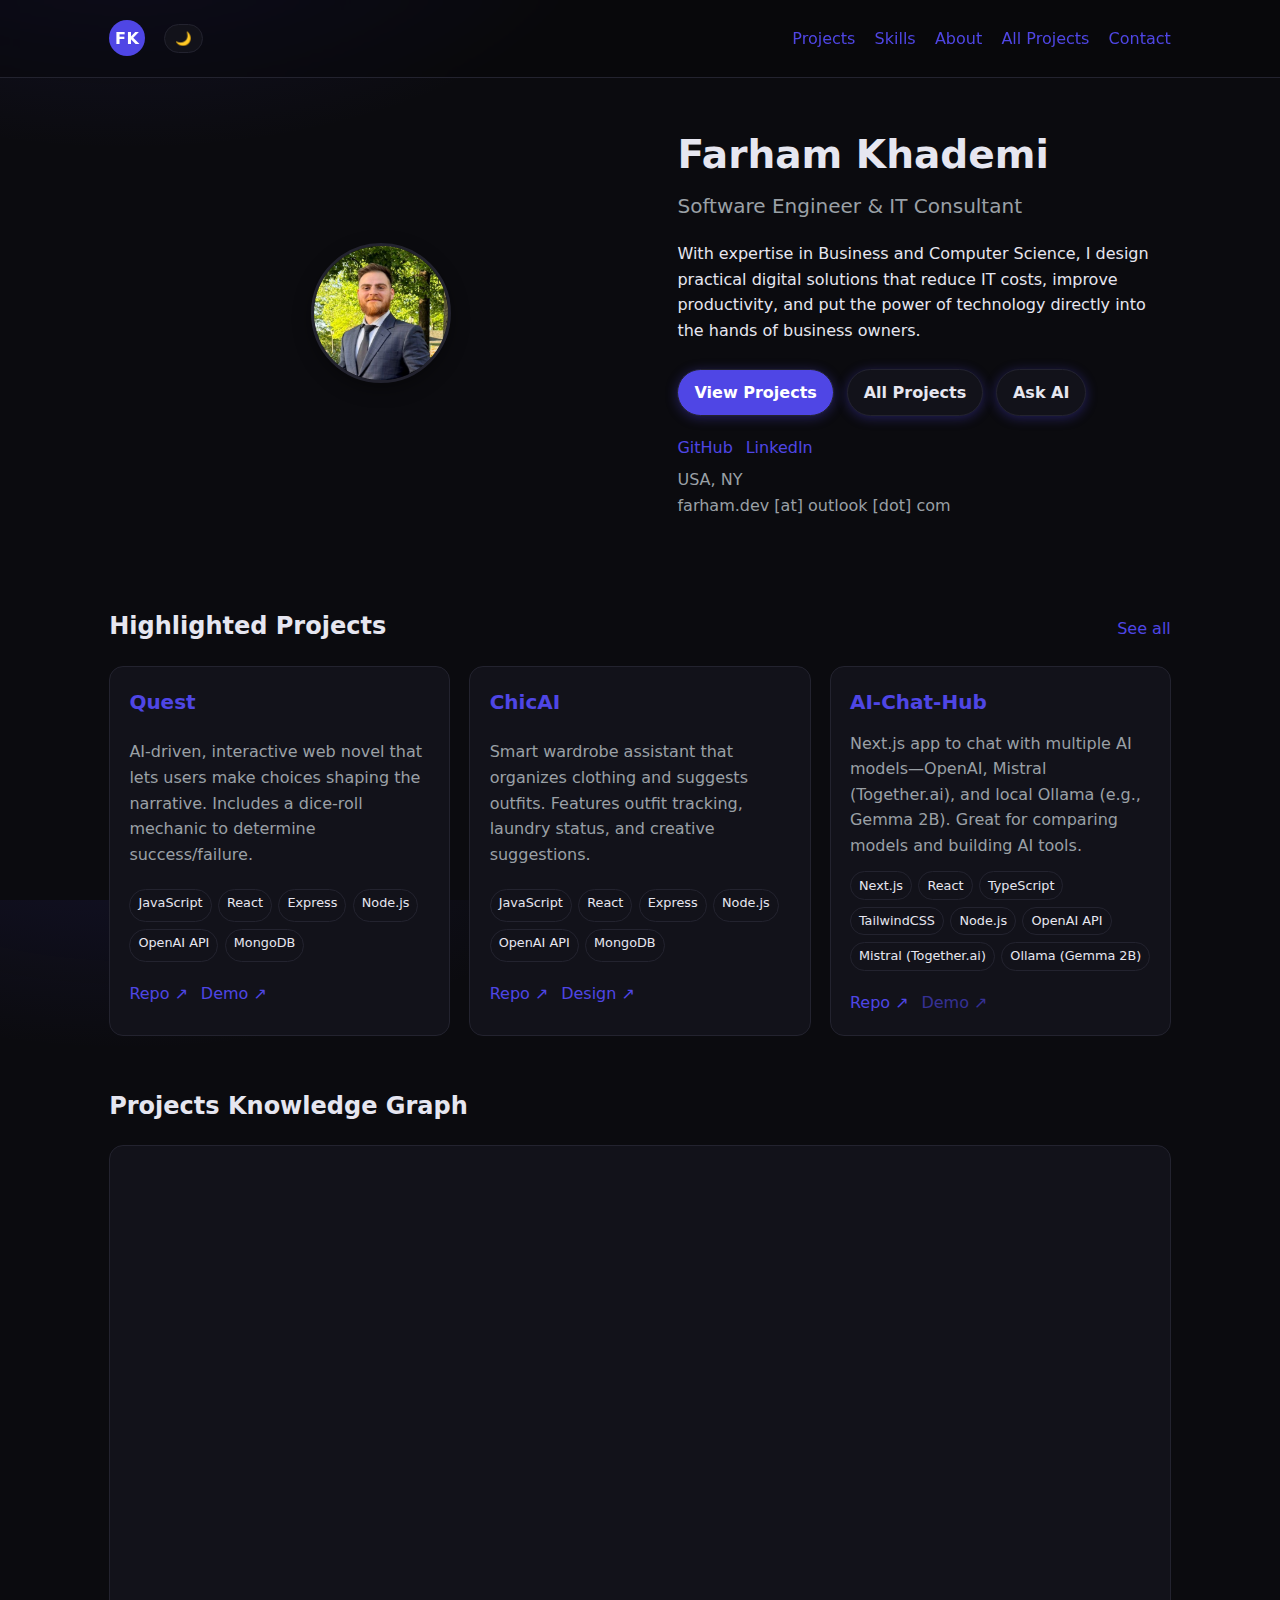
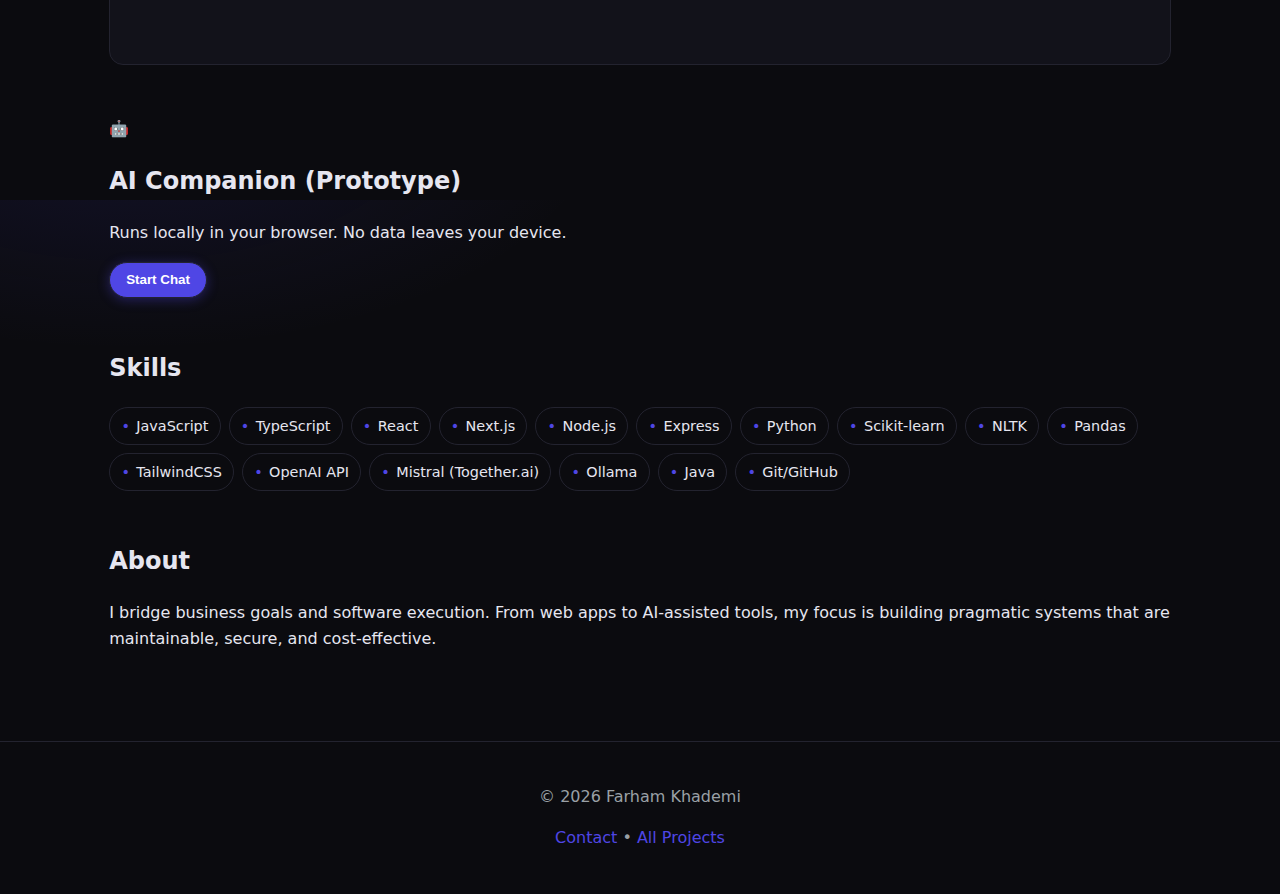
<file: index.html>
<!doctype html>
<html lang="en" dir="ltr">
<head>
  <meta charset="utf-8" />
  <meta name="viewport" content="width=device-width,initial-scale=1" />

  <title>Farham Khademi — Software Engineer & IT Consultant</title>
  <meta name="description" content="I design practical digital solutions that reduce IT costs, improve productivity, and put the power of technology directly into the hands of business owners." />

  <!-- Canonical -->
  <link rel="canonical" href="https://farhamkh.github.io/" />

  <!-- Favicon -->
  <link rel="icon" href="assets/favicon.svg" type="image/svg+xml">
  <link rel="icon" href="assets/favicon-32.png" sizes="32x32" type="image/png">

  <!-- Open Graph -->
  <meta property="og:type" content="website">
  <meta property="og:title" content="Farham Khademi — Software Engineer & IT Consultant">
  <meta property="og:description" content="I design practical digital solutions that reduce IT costs and improve productivity.">
  <meta property="og:url" content="https://farhamkh.github.io/">
  <meta property="og:image" content="https://farhamkh.github.io/assets/images/hero.png">

  <!-- Twitter -->
  <meta name="twitter:card" content="summary_large_image">
  <meta name="twitter:title" content="Farham Khademi — Software Engineer & IT Consultant">
  <meta name="twitter:description" content="I design practical digital solutions that reduce IT costs and improve productivity.">
  <meta name="twitter:image" content="https://farhamkh.github.io/assets/images/hero.png">

  <!-- JSON-LD (Person) -->
  <script type="application/ld+json">
  {
    "@context": "https://schema.org",
    "@type": "Person",
    "name": "Farham Khademi",
    "jobTitle": "Software Engineer & IT Consultant",
    "url": "https://farhamkh.github.io",
    "sameAs": [
      "https://github.com/Farhamkh",
      "https://www.linkedin.com/in/farham-khademi-3895a61a4/"
    ],
    "knowsAbout": [
      "JavaScript","TypeScript","React","Next.js","Node.js","Express","Python",
      "Scikit-learn","NLTK","Pandas","TailwindCSS","OpenAI API","Mistral","Ollama","Java","Git"
    ],
    "homeLocation": { "@type": "Place", "address": { "addressRegion": "NY", "addressCountry": "USA" } }
  }
  </script>

  <!-- Accessibility helpers -->
  <meta name="theme-color" content="#0b0b0f" />

  <!-- Styles -->
  <link rel="preload" href="assets/styles.css" as="style">
  <link rel="stylesheet" href="assets/styles.css">

  <!-- Optional analytics (Plausible) -->
  <!-- <script defer data-domain="farhamkh.github.io" src="https://plausible.io/js/script.js"></script> -->
</head>

<body>
  <a class="skip-link" href="#main">Skip to content</a>

  <header class="site-header" role="banner">
    <nav class="nav" aria-label="Primary">
      <a class="brand" href="/" aria-label="Homepage">FK</a>
      <button id="theme-toggle" class="theme-toggle" aria-label="Toggle dark mode" aria-pressed="false" title="Toggle dark mode">🌙</button>
      <ul class="nav-links" role="list">
        <li><a href="#projects">Projects</a></li>
        <li><a href="#skills">Skills</a></li>
        <li><a href="#about">About</a></li>
        <li class="hide-sm"><a href="projects.html">All Projects</a></li>
        <li><a id="contact-link" href="#" rel="nofollow">Contact</a></li>
      </ul>
    </nav>
  </header>

  <main id="main">
    <section class="hero" aria-labelledby="hero-title">
      <div class="hero-canvas" aria-hidden="true"></div>
      <div class="hero-media">
        <img src="assets/images/headshot.jpg" alt="Portrait of Farham Khademi" class="headshot">
      </div>
      <div class="hero-text">
        <h1 id="hero-title">Farham Khademi</h1>
        <p class="subtitle">Software Engineer & IT Consultant</p>
        <p class="bio">
          With expertise in Business and Computer Science, I design practical digital solutions that reduce IT costs,
          improve productivity, and put the power of technology directly into the hands of business owners.
        </p>
        <div class="cta-row">
          <a class="btn" href="#projects">View Projects</a>
          <a class="btn btn--ghost" href="projects.html">All Projects</a>
          <a class="btn btn--ghost" href="#ai-companion">Ask AI</a>
        </div>

        <ul class="social" role="list" aria-label="Social links">
          <li><a href="https://github.com/Farhamkh" target="_blank" rel="noopener">GitHub</a></li>
          <li><a href="https://www.linkedin.com/in/farham-khademi-3895a61a4/" target="_blank" rel="noopener">LinkedIn</a></li>
        </ul>
        <p class="meta">USA, NY</p>
        <p id="email-display" class="meta">farham.dev [at] outlook [dot] com</p>
      </div>
    </section>

    <section id="projects" class="section" aria-labelledby="projects-title">
      <div class="section-head">
        <h2 id="projects-title">Highlighted Projects</h2>
        <a class="more-link" href="projects.html" aria-label="See all projects">See all</a>
      </div>
      <div id="projects-grid" class="projects-grid" role="list"></div>
    </section>

    <section id="projects-graph" class="section" aria-labelledby="projects-graph-title">
      <h2 id="projects-graph-title">Projects Knowledge Graph</h2>
      <svg id="graph-svg" viewBox="0 0 1000 700" role="img" aria-label="Project relationships"></svg>
      <aside id="project-panel" aria-live="polite" aria-labelledby="panel-title"></aside>
      <noscript>
        <ul class="projects-fallback">
          <li><strong>Quest</strong> — AI-assisted narrative. Tech: JS, Node, OpenAI.</li>
          <li><strong>ChicAI</strong> — Wardrobe recommendations. Tech: React, OpenAI, Tailwind.</li>
          <li><strong>AI-Chat-Hub</strong> — Switchable LLMs. Tech: Node, Ollama, Mistral, OpenAI.</li>
        </ul>
      </noscript>
    </section>

    <section id="ai-companion" class="section" aria-labelledby="ai-title">
      <div class="ai-card" role="region" aria-describedby="ai-desc">
        <header class="ai-header">
          <div class="ai-avatar" aria-hidden="true">🤖</div>
          <h2 id="ai-title">AI Companion (Prototype)</h2>
        </header>

        <!-- Intro / loader -->
        <div class="ai-intro" id="ai-intro">
          <p id="ai-desc" class="ai-note">Runs locally in your browser. No data leaves your device.</p>
          <button id="ai-start" class="btn" type="button">Start Chat</button>

          <div class="ai-progress" id="ai-progress" hidden aria-live="polite">
            <div class="bar"><span id="ai-bar" style="width:0%"></span></div>
            <p class="status" id="ai-status">Idle…</p>
          </div>
        </div>

        <!-- Chat UI (hidden until model ready) -->
        <div class="ai-chat" id="ai-chat" hidden>
          <div class="ai-log" id="ai-log" aria-live="polite" aria-busy="false"></div>

          <div class="ai-chips" id="ai-chips" role="list">
            <button class="chip" data-prompt="Tell me about ChicAI">Tell me about ChicAI</button>
            <button class="chip" data-prompt="What skills does Farham use?">What skills does Farham use?</button>
            <button class="chip" data-prompt="Which projects use OpenAI?">Which projects use OpenAI?</button>
          </div>

          <form class="ai-composer" id="ai-form" autocomplete="off">
            <label class="visually-hidden" for="ai-input">Message</label>
            <textarea id="ai-input" rows="2" placeholder="Ask about projects, skills, anything…" required></textarea>
            <button id="ai-stop" class="btn btn--ghost" type="button" hidden>Stop</button>
            <button id="ai-send" class="btn" type="submit">Send</button>
            <button id="ai-clear" class="linklike" type="button" title="Clear local chat history">Clear chat</button>
          </form>
        </div>

        <!-- Unsupported (WebGPU missing / load failure) -->
        <div class="ai-unsupported" id="ai-unsupported" hidden role="note">
          <p><strong>Device not supported.</strong> This requires a browser with WebGPU (e.g., recent Chrome/Edge).</p>
          <p>Quick FAQ:</p>
          <ul class="projects-fallback">
            <li><strong>Is my data sent anywhere?</strong> No—chat runs locally.</li>
            <li><strong>Why can’t it run here?</strong> Your browser/OS may not support WebGPU.</li>
            <li><strong>Alternative?</strong> Use the Projects section or contact me directly.</li>
          </ul>
        </div>

        <noscript>
          <div class="ai-noscript">
            <p><strong>AI Companion requires JavaScript.</strong></p>
            <ul class="projects-fallback">
              <li>About: I build pragmatic, cost-effective software & AI integrations.</li>
              <li>Projects: Quest, ChicAI, AI-Chat-Hub, and more on the Projects page.</li>
              <li>Skills: JavaScript/TypeScript, React/Next.js, Node, Python, OpenAI, Mistral, Ollama.</li>
            </ul>
          </div>
        </noscript>
      </div>
    </section>

    <section id="skills" class="section" aria-labelledby="skills-title">
      <h2 id="skills-title">Skills</h2>
      <div id="skills-wrap" class="chips" role="list"></div>
    </section>

    <section id="about" class="section" aria-labelledby="about-title">
      <h2 id="about-title">About</h2>
      <p>
        I bridge business goals and software execution. From web apps to AI-assisted tools,
        my focus is building pragmatic systems that are maintainable, secure, and cost-effective.
      </p>
    </section>
  </main>

  <footer class="site-footer" role="contentinfo">
    <p>© <span id="year"></span> Farham Khademi</p>
    <p><a href="#" id="footer-contact">Contact</a> • <a href="projects.html">All Projects</a></p>
  </footer>

  <div id="announce" class="visually-hidden" aria-live="polite"></div>

  <!-- Site script (cards, theme toggle, etc.) -->
  <script type="module" src="assets/main.js"></script>

  <!-- Single initializer block -->
  <script type="module">
    import { initHero } from './assets/hero.js';
    import { initGraph } from './assets/graph.js';
    import { initAICompanion } from './assets/ai.js';

    window.addEventListener('DOMContentLoaded', () => {
      initHero('.hero-canvas');
      if (document.getElementById('graph-svg')) {
        initGraph();
      }
      initAICompanion('#ai-companion');
    });
  </script>
</body>
</html>
</file>
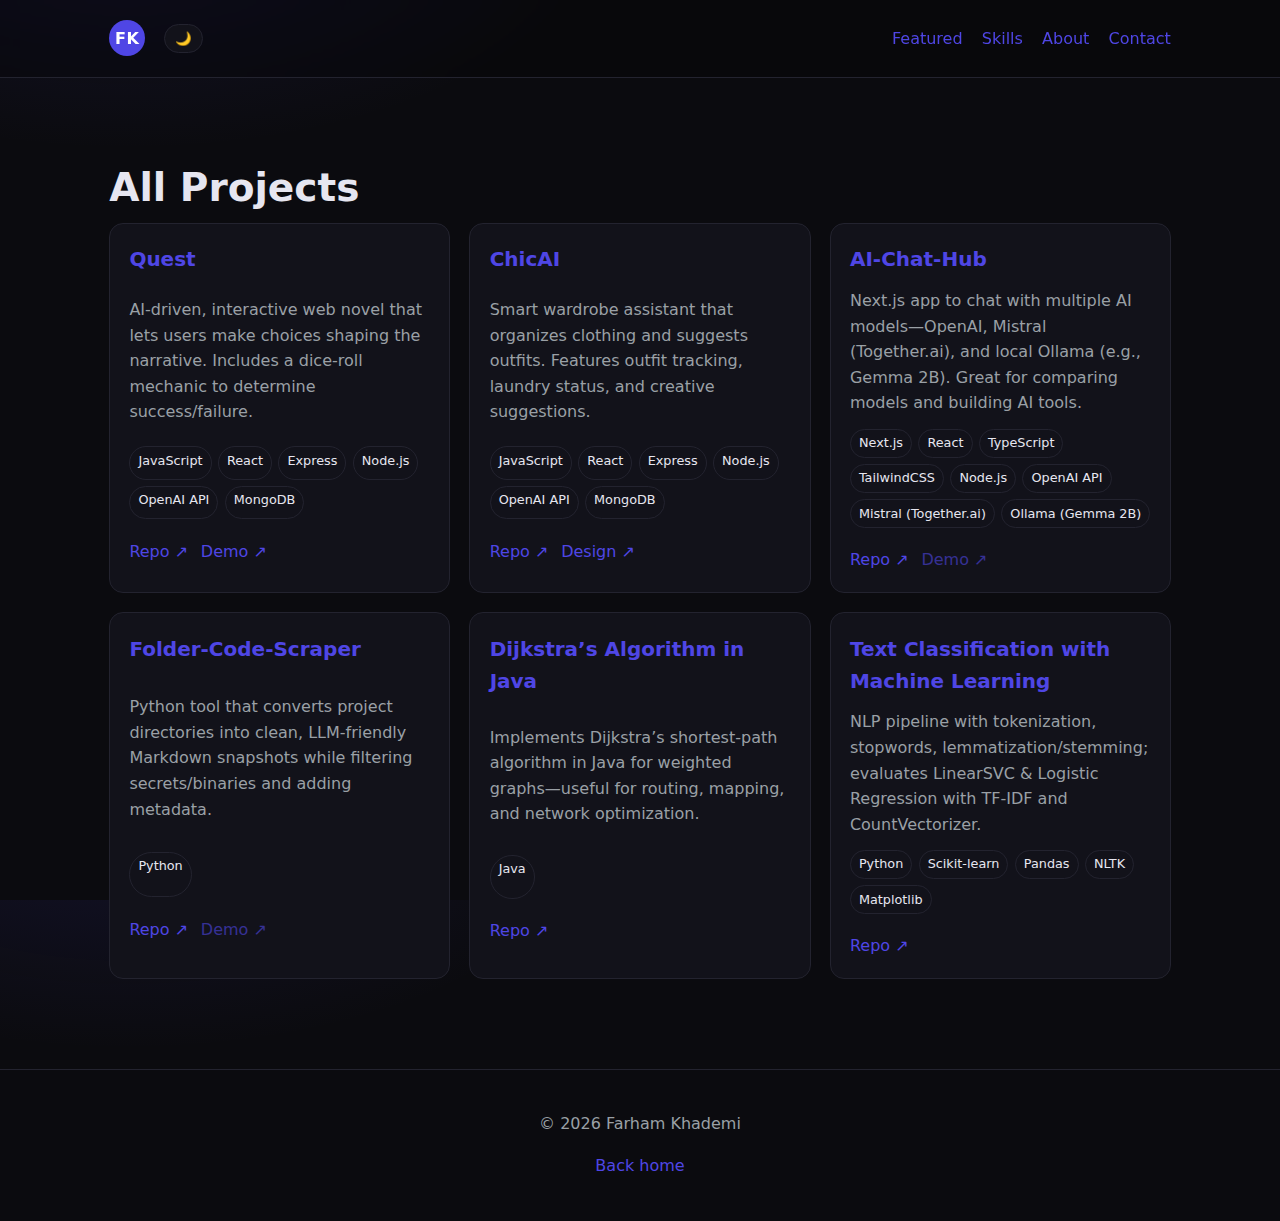
<file: projects.html>
<!doctype html>
<html lang="en" dir="ltr">

<head>
    <meta charset="utf-8" />
    <meta name="viewport" content="width=device-width,initial-scale=1" />
    <title>All Projects — Farham Khademi</title>
    <link rel="canonical" href="https://farhamkh.github.io/projects.html">
    <link rel="icon" href="assets/favicon.svg" type="image/svg+xml">
    <link rel="icon" href="assets/favicon-32.png" sizes="32x32" type="image/png">
    <link rel="stylesheet" href="assets/styles.css">
    <meta name="robots" content="index,follow" />
    <meta name="theme-color" content="#0b0b0f">
</head>

<body>
    <a class="skip-link" href="#main">Skip to content</a>

    <header class="site-header" role="banner">
        <nav class="nav" aria-label="Primary">
            <a class="brand" href="/" aria-label="Homepage">FK</a>
            <button id="theme-toggle" class="theme-toggle" aria-label="Toggle dark mode" aria-pressed="false"
                title="Toggle dark mode">🌙</button>
            <ul class="nav-links" role="list">
                <li><a href="index.html#projects">Featured</a></li>
                <li><a href="index.html#skills">Skills</a></li>
                <li><a href="index.html#about">About</a></li>
                <li><a href="#" id="contact-link">Contact</a></li>
            </ul>
        </nav>
    </header>

    <main id="main" class="section">
        <h1>All Projects</h1>
        <div id="projects-grid" class="projects-grid" role="list"></div>
    </main>

    <footer class="site-footer" role="contentinfo">
        <p>© <span id="year"></span> Farham Khademi</p>
        <p><a href="index.html">Back home</a></p>
    </footer>

    <script type="module" src="assets/main.js"></script>
    <div id="announce" class="visually-hidden" aria-live="polite"></div>

</body>

</html>
</file>
<file: assets/styles.css>
/* ===== CSS Variables & Theme ===== */
:root {
  --accent: #4f46e5;          /* TODO: change accent here */
  --bg: #0b0b0f;
  --bg-elev: #12121a;
  --text: #e6e6f0;
  --muted: #9aa0a6;
  --border: #23232f;

  --radius: 14px;
  --shadow: 0 6px 24px rgba(0, 0, 0, 0.25);

  /* Typography scale */
  --step--1: 0.9rem;
  --step-0: 1rem;
  --step-1: 1.25rem;
  --step-2: 1.563rem;
  --step-3: 1.953rem;
  --step-4: 2.441rem;

  --space-1: .4rem;
  --space-2: .8rem;
  --space-3: 1.2rem;
  --space-4: 1.6rem;
  --space-5: 2.4rem;
  --space-6: 3.2rem;

  color-scheme: light dark; 
  --edge: #3a4356;       /* visible on dark bg */
  --edge-weak: #4a556b;  /* dotted theme links */
}

[data-theme="light"] {
  --bg: #fcfcfe;
  --bg-elev: #ffffff;
  --text: #0d0d12;
  --muted: #4a4f55;
  --border: #dfe3ea;
  --edge: #8892a6;       /* visible on white */
  --edge-weak: #b0b8c6;  /* still visible but lighter */
}


@media (prefers-color-scheme: light) {
  :root:not([data-theme]) {
    --bg: #fcfcfe;
    --bg-elev: #ffffff;
    --text: #0d0d12;
    --muted: #555a60;
    --border: #e6e8ee;
  }
}

/* ===== Base ===== */
* { box-sizing: border-box; }
html, body { height: 100%; }
body {
  margin: 0;
  font-family: ui-sans-serif, system-ui, -apple-system, Segoe UI, Roboto, Helvetica, Arial, "Apple Color Emoji", "Segoe UI Emoji";
  line-height: 1.6;
  color: var(--text);
  background: radial-gradient(1200px 600px at 10% -10%, rgba(79,70,229,.12), transparent 40%), var(--bg);
  text-rendering: optimizeLegibility;
}

img, svg { max-width: 100%; height: auto; vertical-align: middle; }

a { color: var(--accent); text-decoration: none; }
a:hover { text-decoration: underline; }

.skip-link {
  position: absolute; left: -9999px; top: auto; width: 1px; height: 1px; overflow: hidden;
}
.skip-link:focus { position: static; width: auto; height: auto; padding: var(--space-2); background: var(--accent); color: white; }

/* ===== Layout ===== */
.site-header {
  position: sticky; top: 0; z-index: 10;
  background: rgba(0,0,0,.25);
  backdrop-filter: blur(8px);
  border-bottom: 1px solid var(--border);
  -webkit-backdrop-filter: blur(8px);
}
.nav {
  max-width: 1100px; margin: 0 auto; padding: .6rem var(--space-3);
  display: flex; align-items: center; gap: var(--space-3);
}
.brand {
  display: inline-flex; align-items: center; justify-content: center;
  width: 36px; height: 36px; border-radius: 50%;
  background: var(--accent); color: #fff; font-weight: 700; letter-spacing: .5px;
}
.nav-links { margin-left: auto; display: flex; gap: var(--space-3); list-style: none; padding: 0; }
.hide-sm { display: none; }
@media (min-width: 720px) { .hide-sm { display: list-item; } }

.theme-toggle {
  border: 1px solid var(--border); background: var(--bg-elev); color: var(--text);
  border-radius: 999px; padding: .4rem .6rem; cursor: pointer;
}
.theme-toggle:hover { background: var(--bg); }

main { max-width: 1100px; margin: 0 auto; padding: var(--space-5) var(--space-3); }

.section { margin-block: var(--space-6); }
.section-head { display: flex; align-items: baseline; justify-content: space-between; gap: var(--space-3); }

/* ===== Hero ===== */
.hero {
  display: grid; gap: var(--space-4);
  grid-template-columns: 1fr;
  align-items: center;
  position: relative; /* keeps canvas behind content */
  min-height: 420px;
}

@media (min-width: 900px) {
  .hero { grid-template-columns: 1.1fr 1fr; }
}
.hero-media { order: 2; }
.hero-text { order: 1; }
@media (min-width: 900px) {
  .hero-media { order: 1; }
  .hero-text { order: 2; }
}

.headshot {
  width: 140px;   /* bigger */
  height: 140px;
  border-radius: 50%;
  border: 3px solid var(--border);
  background: var(--bg-elev);
  box-shadow: 0 6px 18px rgba(0,0,0,.35);
  display: block;
  margin: 0 auto var(--space-4); /* centers horizontally */
}


.hero-img {
  width: 100%; border-radius: var(--radius); border: 1px solid var(--border);
  box-shadow: var(--shadow);
}

h1 { font-size: var(--step-4); line-height: 1.1; margin: 0 0 var(--space-2); }
.subtitle { font-size: var(--step-1); color: var(--muted); margin: 0 0 var(--space-3); }
.bio { margin-bottom: var(--space-4); }

.cta-row { display: flex; gap: var(--space-2); flex-wrap: wrap; }
.btn {
  display: inline-flex; align-items: center; justify-content: center;
  padding: .6rem 1rem; border-radius: 999px; border: 1px solid var(--border);
  background: var(--accent); color: #fff; font-weight: 600;
  box-shadow: 0 2px 12px rgba(79,70,229,.35);
}
.btn--ghost { background: var(--bg-elev); color: var(--text); }
.btn:hover { text-decoration: none; filter: brightness(1.05); }

.social { display: flex; gap: var(--space-2); list-style: none; padding: 0; margin: var(--space-3) 0 var(--space-1); }
.meta { color: var(--muted); margin: 0; }

/* ===== Projects ===== */
.projects-grid {
  display: grid; gap: var(--space-3);
  grid-template-columns: 1fr;
}
@media (min-width: 720px) {
  .projects-grid { grid-template-columns: repeat(2, minmax(0,1fr)); }
}
@media (min-width: 1080px) {
  .projects-grid { grid-template-columns: repeat(3, minmax(0,1fr)); }
}

.card {
  background: var(--bg-elev); border: 1px solid var(--border);
  border-radius: var(--radius); padding: var(--space-3);
  display: grid; gap: var(--space-2);
}
.card h3 { margin: 0; font-size: var(--step-1); }
.card p { margin: 0; color: var(--muted); }
.card .stack { display: flex; flex-wrap: wrap; gap: .4rem; }
.badge {
  border: 1px solid var(--border);
  padding: .2rem .5rem; border-radius: 999px; font-size: .8rem;
  background: transparent; color: var(--text);
}
.card .links { display: flex; gap: .8rem; margin-top: .4rem; }

/* ===== Chips (Skills) ===== */
.chips { display: flex; flex-wrap: wrap; gap: .5rem; }
.chips .chip {
  padding: .4rem .7rem; border: 1px solid var(--border); border-radius: 999px;
  background: transparent; font-size: .9rem;
}
.chips .chip::before {
  content: "•"; color: var(--accent); margin-right: .4rem;
}

/* ===== Footer ===== */
.site-footer {
  border-top: 1px solid var(--border);
  padding: var(--space-4) var(--space-3); text-align: center; color: var(--muted);
}

/* ===== Utilities ===== */
.visually-hidden { position: absolute; width: 1px; height: 1px; overflow: hidden; clip: rect(0 0 0 0); clip-path: inset(50%); white-space: nowrap; }

:focus-visible {
  outline: 2px solid var(--accent);
  outline-offset: 2px;
}

/* Reduced motion */
@media (prefers-reduced-motion: reduce) {
  * { animation: none !important; transition: none !important; }
}

/* hero canvas sits behind hero content */
.hero-canvas {
  position: absolute; inset: 0;
  border-radius: var(--radius);
  pointer-events: none;
  z-index: 0;
}
.hero-text, .hero-media { position: relative; z-index: 1; }

/* graph basics */
#projects-graph { position: relative; }

/* the SVG element */
#graph-svg {
  width: 100%;
  height: auto;
  max-height: 520px;
  border: 1px solid var(--border);
  border-radius: var(--radius);
  background: var(--bg-elev);
}

/* labels inside the SVG */
#graph-svg text {
  fill: var(--muted);
  font-size: 13.5px;
  paint-order: stroke fill;                  /* halo for contrast */
  stroke: rgba(0,0,0,.6);
  stroke-width: 2px;
}

/* states */
.node.is-dimmed, .edge.is-dimmed { opacity: .25; }
.node--theme circle   { r: 34; fill: var(--bg);      stroke: var(--border); stroke-width: 2; }
.node--project circle { r: 22; fill: var(--bg-elev); stroke: var(--accent); stroke-opacity: .45; }
.node--tech circle    { r: 14; fill: var(--bg-elev); stroke: var(--border); }
.node.is-active circle { stroke: var(--accent); stroke-width: 3; }
.edge.is-active { stroke: var(--accent); opacity: .95; }
.node { cursor: pointer; }
.node:focus-visible circle { stroke: var(--accent); stroke-width: 2.5; }
.edge { stroke: var(--edge); stroke-width: 2; }
.edge--theme { stroke-dasharray: 6 6; opacity: .6; }   /* dotted to themes */
.edge--tech  { opacity: .9; }                          /* solid to tech */
.edge.edge--theme { stroke: var(--edge-weak); stroke-dasharray: 6 6; }

#project-panel { margin-top: 1rem; }
.projects-fallback { color: var(--muted); }


@media (max-width: 480px) {
  main { padding-inline: var(--space-3); }
  .section { margin-block: var(--space-5); }
}
</file>
